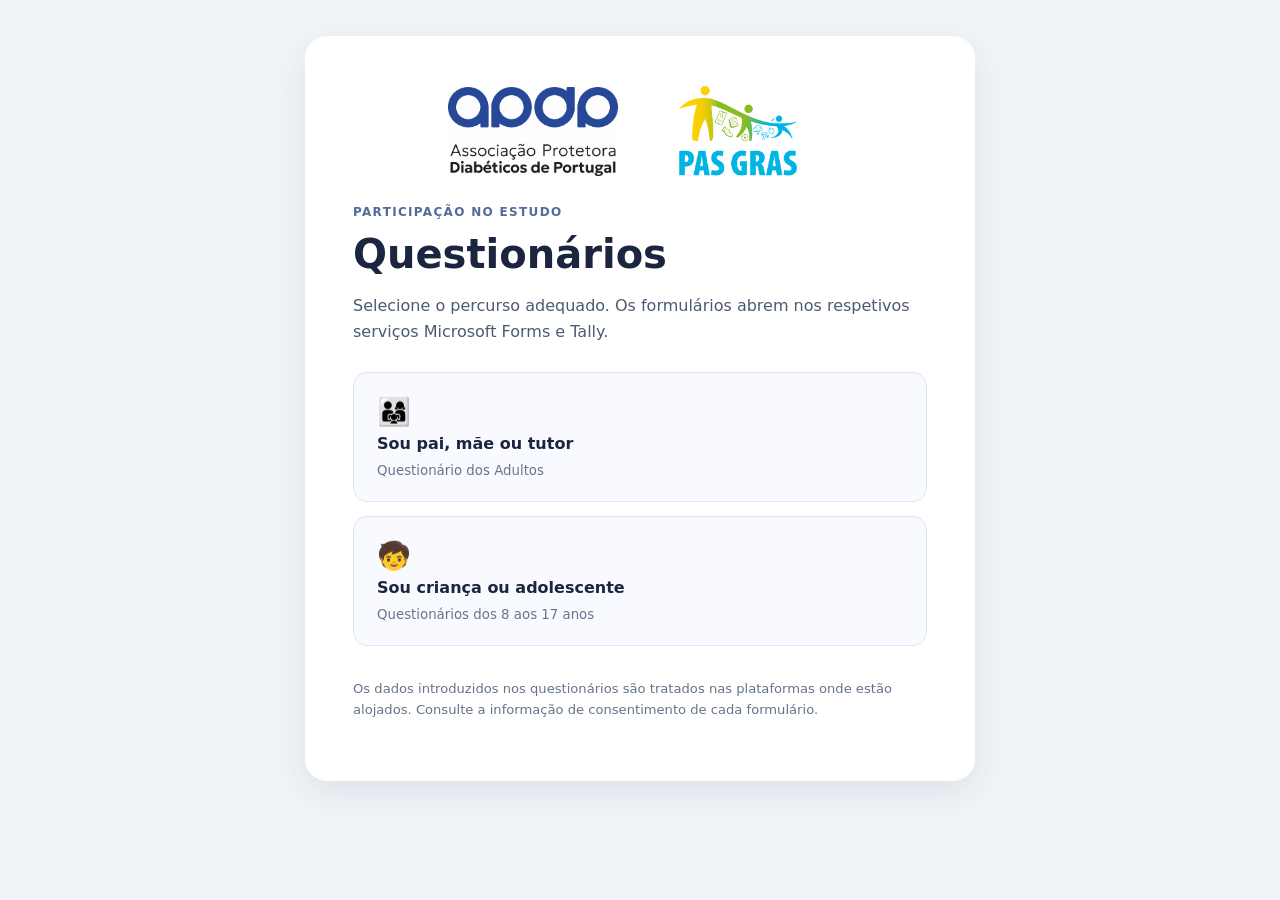
<file: index.html>
<!doctype html>
<html lang="pt">
<head>
    <meta charset="utf-8">
    <meta name="robots" content="noindex,nofollow,noarchive">
    <meta name="viewport" content="width=device-width, initial-scale=1">
    <title>Questionários do estudo — PAS GRAS</title>
    <link rel="stylesheet" href="style.css">
</head>
<body>
    <main class="card">
        <div class="logos" aria-label="Entidades do projeto">
            <img src="logo-apdp.jpg" alt="APDP — Associação Protetora dos Diabéticos de Portugal">
            <img src="logo-pas-gras.png" alt="PAS GRAS">
        </div>
        <div class="eyebrow">Participação no estudo</div>
        <h1>Questionários</h1>
        <p>Selecione o percurso adequado. Os formulários abrem nos respetivos serviços Microsoft Forms e Tally.</p>
        <div class="options">
            <a class="option" href="pais.html">
                <span>👨‍👩‍👧</span>
                <strong>Sou pai, mãe ou tutor</strong>
                <small>Questionário dos Adultos</small>
            </a>
            <a class="option" href="criancas.html">
                <span>🧒</span>
                <strong>Sou criança ou adolescente</strong>
                <small>Questionários dos 8 aos 17 anos</small>
            </a>
        </div>
        <p class="note">Os dados introduzidos nos questionários são tratados nas plataformas onde estão alojados. Consulte a informação de consentimento de cada formulário.</p>
    </main>
</body>
</html>
</file>
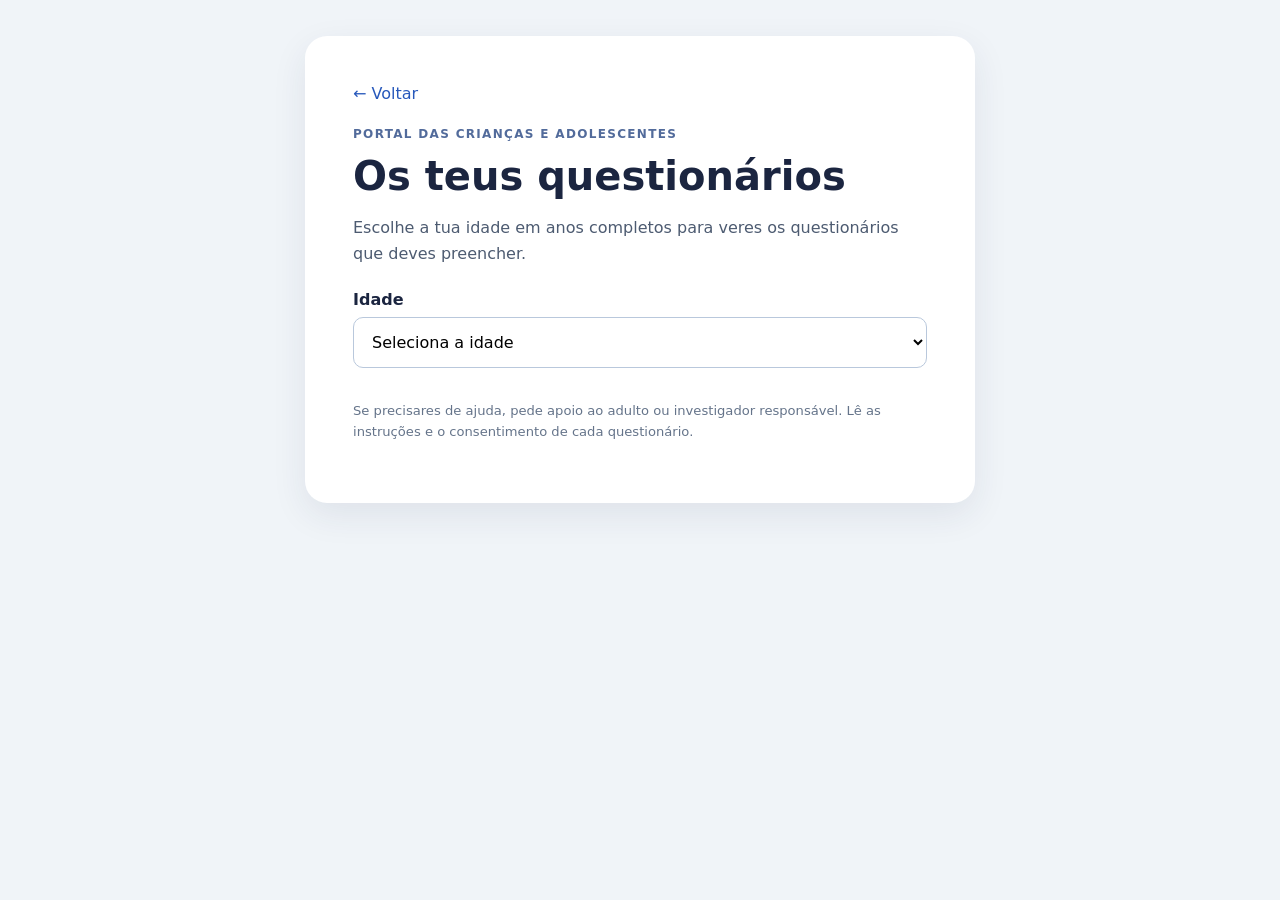
<file: criancas.html>
<!doctype html>
<html lang="pt">

<head>
    <meta charset="utf-8">
    <meta name="robots" content="noindex,nofollow,noarchive">
    <meta name="viewport" content="width=device-width, initial-scale=1">

    <title>Questionários — Crianças e adolescentes</title>

    <link rel="stylesheet" href="style.css">
</head>

<body>
    <main class="card">

        <a class="back" href="index.html">← Voltar</a>

        <div class="eyebrow">
            Portal das crianças e adolescentes
        </div>

        <h1>Os teus questionários</h1>

        <p>
            Escolhe a tua idade em anos completos para
            veres os questionários que deves preencher.
        </p>

        <label for="idade">Idade</label>

        <select id="idade">
            <option value="">Seleciona a idade</option>
        </select>

        <section id="resultados" aria-live="polite"></section>

        <p class="note">
            Se precisares de ajuda, pede apoio ao adulto
            ou investigador responsável. Lê as instruções
            e o consentimento de cada questionário.
        </p>

    </main>

    <script>

        // QUESTIONÁRIOS POR ORDEM DE APRESENTAÇÃO

        const items = [

            // 1. CLINIC — SEMPRE PRIMEIRO

            {
                name: 'Questionário sobre Hábitos de Vida e Saúde (CLINIC)',
                min: 8,
                max: 11,
                platform: 'Tally',
                url: 'https://tally.so/r/44rP2o'
            },

            {
                name: 'Questionário sobre Hábitos de Vida e Saúde (CLINIC)',
                min: 12,
                max: 17,
                platform: 'Tally',
                url: 'https://tally.so/r/GxlYrz'
            },

            // 2. CASSS — SEGUNDO

            {
                name: 'Questionário sobre Apoio Social (CASSS)',
                min: 8,
                max: 11,
                platform: 'Microsoft Forms',
                url: 'https://forms.office.com/e/buF1ppTmfF'
            },

            {
                name: 'Questionário sobre Apoio Social (CASSS)',
                min: 12,
                max: 17,
                platform: 'Microsoft Forms',
                url: 'https://forms.office.com/e/XNaRkZYuzi'
            },

            // 3. SDQ — TERCEIRO

            {
                name: 'Questionário sobre Emoções e Comportamentos (SDQ)',
                min: 11,
                max: 17,
                platform: 'Microsoft Forms',
                url: 'https://forms.office.com/e/VaWyt6mszX'
            }

        ];

        // ELEMENTOS DA PÁGINA

        const select = document.querySelector('#idade');
        const out = document.querySelector('#resultados');

        // CRIAR OPÇÕES DE IDADE (8 A 17 ANOS)

        for (let n = 8; n <= 17; n++) {

            const opt = document.createElement('option');

            opt.value = n;
            opt.textContent = n + ' anos';

            select.appendChild(opt);
        }

        // MOSTRAR QUESTIONÁRIOS CORRESPONDENTES

        select.addEventListener('change', () => {

            const n = Number(select.value);

            out.replaceChildren();

            if (!select.value) return;

            const list = items.filter(
                x => n >= x.min && n <= x.max
            );

            const heading = document.createElement('h2');

            heading.textContent =
                'Questionários para ' + n + ' anos';

            out.appendChild(heading);

            const ol = document.createElement('ol');

            ol.className = 'forms';

            for (const x of list) {

                const li = document.createElement('li');
                const info = document.createElement('div');
                const strong = document.createElement('strong');
                const small = document.createElement('small');
                const a = document.createElement('a');

                strong.textContent = x.name;
                small.textContent = x.platform;

                info.append(strong, small);

                a.href = x.url;
                a.target = '_blank';
                a.rel = 'noopener noreferrer';
                a.textContent = 'Abrir ↗';

                li.append(info, a);
                ol.appendChild(li);
            }

            out.appendChild(ol);
        });

    </script>

</body>
</html>
</file>
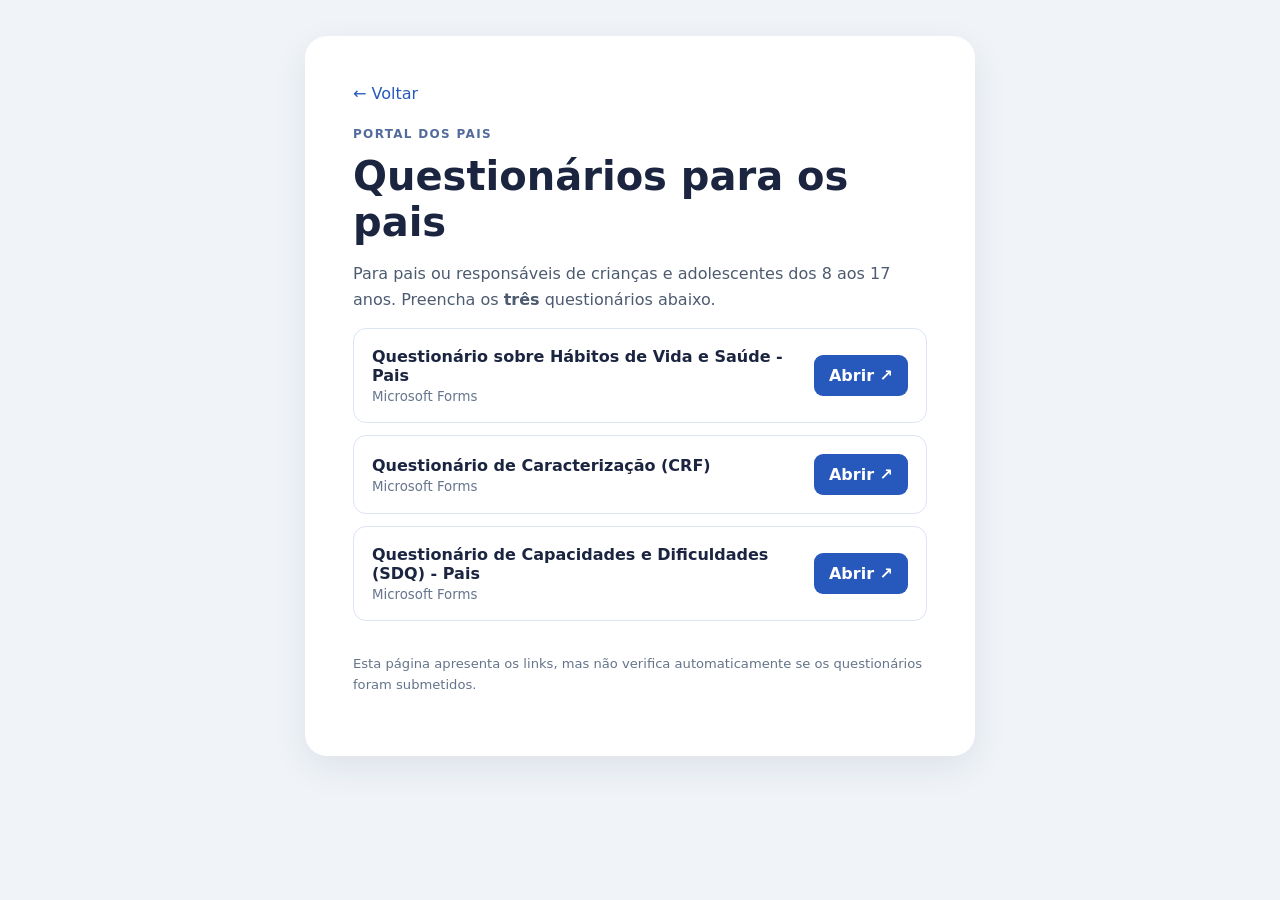
<file: pais.html>
<!doctype html>
<html lang="pt">

<head>
    <meta charset="utf-8">
    <meta name="robots" content="noindex,nofollow,noarchive">
    <meta name="viewport" content="width=device-width, initial-scale=1">

    <title>Questionários — Pais</title>

    <link rel="stylesheet" href="style.css">
</head>

<body>
    <main class="card">

        <a class="back" href="index.html">← Voltar</a>

        <div class="eyebrow">
            Portal dos pais
        </div>

        <h1>Questionários para os pais</h1>

        <p>
            Para pais ou responsáveis de crianças e adolescentes
            dos 8 aos 17 anos. Preencha os
            <strong>três</strong> questionários abaixo.
        </p>

        <ol class="forms">

            <!-- 1. ADULTOS -->
            <li>
                <div>
                    <strong>Questionário sobre Hábitos de Vida e Saúde - Pais</strong>
                    <small>Microsoft Forms</small>
                </div>

                <a
                    target="_blank"
                    rel="noopener noreferrer"
                    href="https://forms.office.com/e/whfgrJKdec"
                >
                    Abrir ↗
                </a>
            </li>

            <!-- 2. CRF -->
            <li>
                <div>
                    <strong>Questionário de Caracterização (CRF)</strong>
                    <small>Microsoft Forms</small>
                </div>

                <a
                    target="_blank"
                    rel="noopener noreferrer"
                    href="https://forms.office.com/e/esv2bQmEPd"
                >
                    Abrir ↗
                </a>
            </li>

            <!-- 3. SDQ-POR (PAIS) -->
            <li>
                <div>
                    <strong>Questionário de Capacidades e Dificuldades (SDQ) - Pais</strong>
                    <small>Microsoft Forms</small>
                </div>

                <a
                    target="_blank"
                    rel="noopener noreferrer"
                    href="https://forms.office.com/e/rv8mnHVzJu"
                >
                    Abrir ↗
                </a>
            </li>

        </ol>

        <p class="note">
            Esta página apresenta os links, mas não verifica
            automaticamente se os questionários foram submetidos.
        </p>

    </main>
</body>
</html>
</file>
<file: style.css>
:root {
    font-family: system-ui, -apple-system, 'Segoe UI', sans-serif;
    color: #1b2540;
    background: #f0f4f8;
}

* {
    box-sizing: border-box;
}

body {
    margin: 0;
    padding: 36px 16px;
}

.card {
    background: white;
    border-radius: 22px;
    max-width: 670px;
    margin: 0 auto;
    padding: clamp(22px, 5vw, 48px);
    box-shadow: 0 12px 35px #21325316;
}

.eyebrow {
    text-transform: uppercase;
    letter-spacing: .11em;
    color: #526b9b;
    font-weight: 750;
    font-size: .75rem;
}

h1 {
    font-size: clamp(1.75rem, 5vw, 2.5rem);
    margin: 12px 0;
}

h2 {
    font-size: 1.2rem;
    margin: 32px 0 12px;
}

p {
    color: #4d5b71;
    line-height: 1.6;
}

.options {
    display: grid;
    gap: 14px;
    margin: 28px 0;
}

.option {
    display: flex;
    flex-direction: column;
    gap: 6px;
    text-decoration: none;
    color: #1b2540;
    padding: 23px;
    border: 1px solid #dce5f1;
    border-radius: 14px;
    background: #f8faff;
}

.option:hover,
.option:focus-visible {
    border-color: #3564c9;
    background: #eef4ff;
}

.option span {
    font-size: 1.7rem;
}

.option small,
.forms small {
    display: block;
    color: #66758d;
    margin-top: 4px;
}

.forms {
    padding: 0;
    list-style: none;
    display: grid;
    gap: 12px;
}

.forms li {
    display: flex;
    align-items: center;
    justify-content: space-between;
    gap: 14px;
    padding: 18px;
    border: 1px solid #dce5f1;
    border-radius: 13px;
}

.forms a {
    white-space: nowrap;
    background: #2758bb;
    color: white;
    padding: 11px 15px;
    border-radius: 9px;
    text-decoration: none;
    font-weight: 650;
}

.forms a:hover {
    background: #163e91;
}

.back {
    display: inline-block;
    margin-bottom: 24px;
    color: #2758bb;
    text-decoration: none;
}

.note {
    font-size: .82rem;
    margin-top: 32px;
    color: #65748a;
}

label {
    display: block;
    font-weight: 700;
    margin: 24px 0 8px;
}

select {
    width: 100%;
    padding: 14px;
    border: 1px solid #b9c8dc;
    border-radius: 10px;
    background: white;
    font: inherit;
}

.logos {
    display: flex;
    align-items: center;
    justify-content: center;
    gap: 24px;
    margin: 0 0 26px;
    flex-wrap: wrap;
}

.logos img {
    width: min(42%, 190px);
    height: 95px;
    object-fit: contain;
}

.logos img:first-child {
    width: min(42%, 170px);
}

@media (max-width: 430px) {
    .forms li {
        align-items: flex-start;
        flex-direction: column;
    }

    .forms a {
        width: 100%;
        text-align: center;
    }
}

@media (max-width: 420px) {
    .logos {
        gap: 12px;
    }

    .logos img {
        height: 76px;
    }
}
</file>
